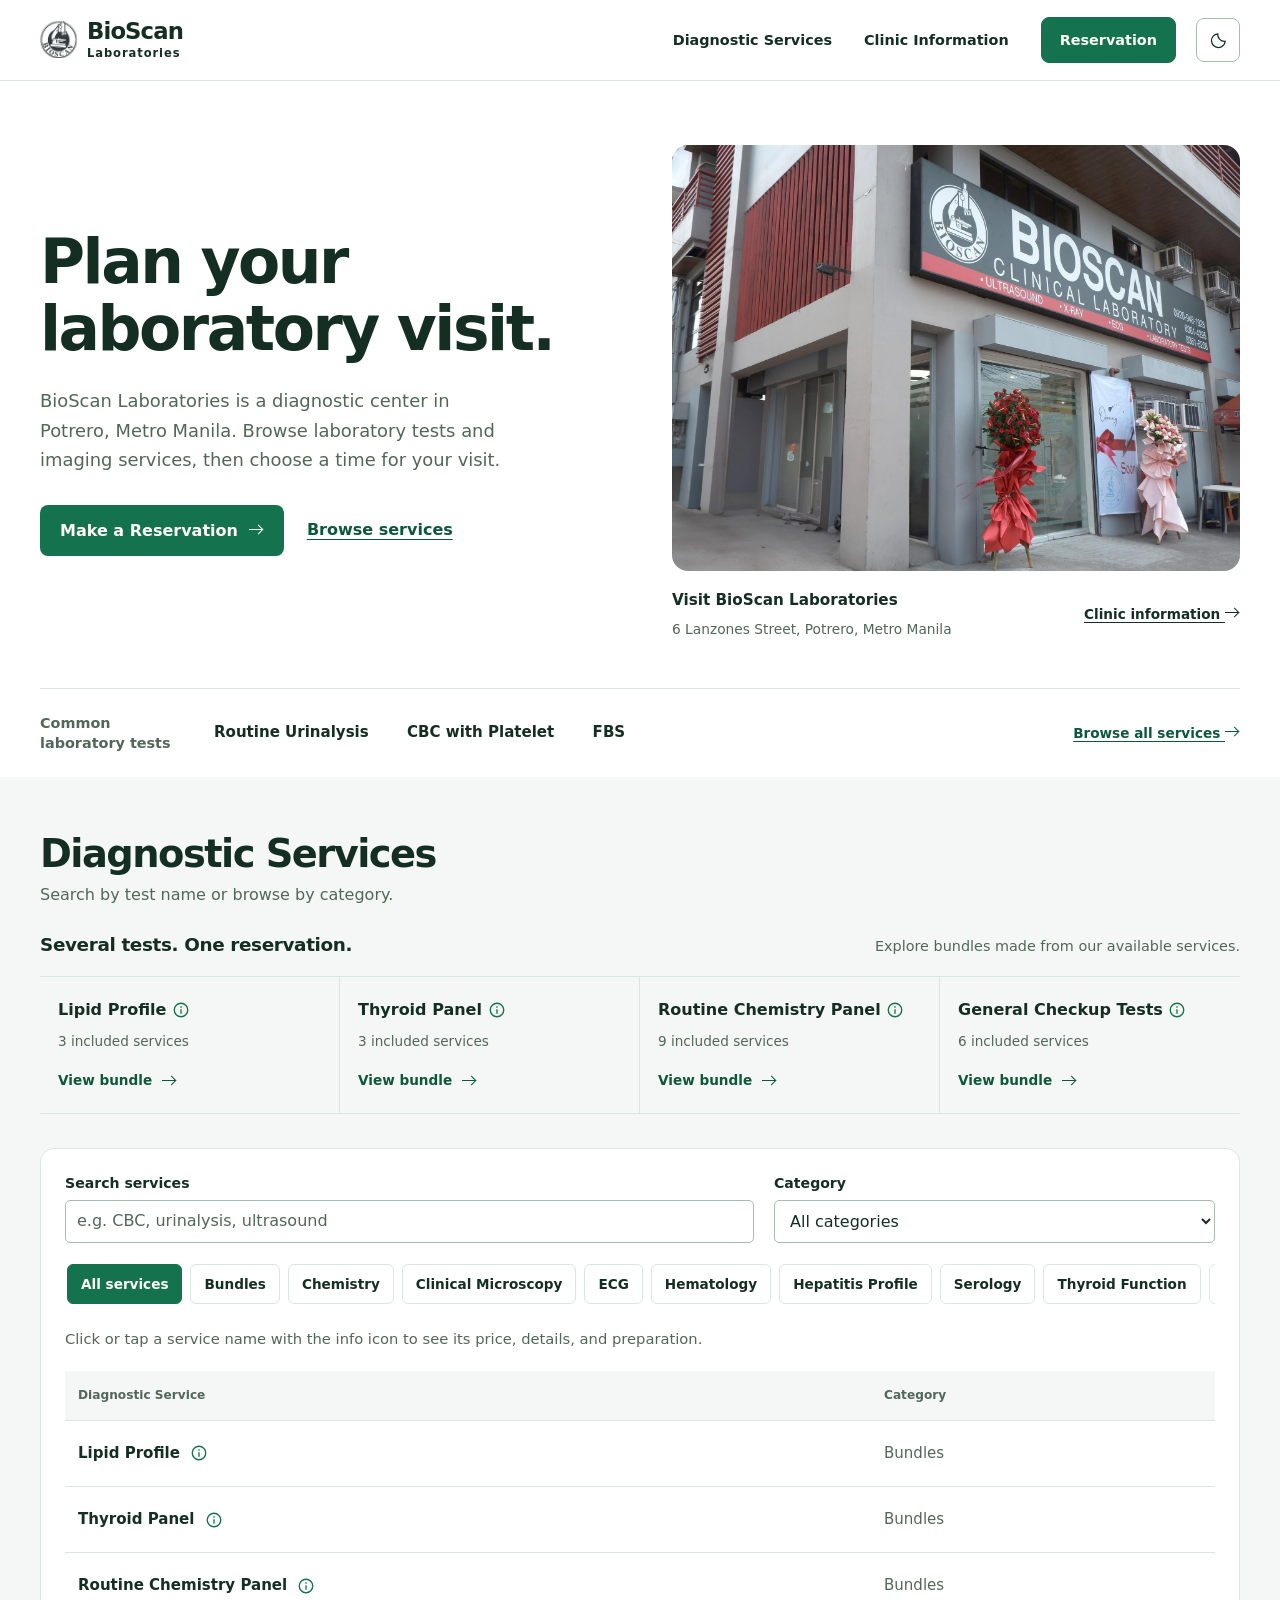
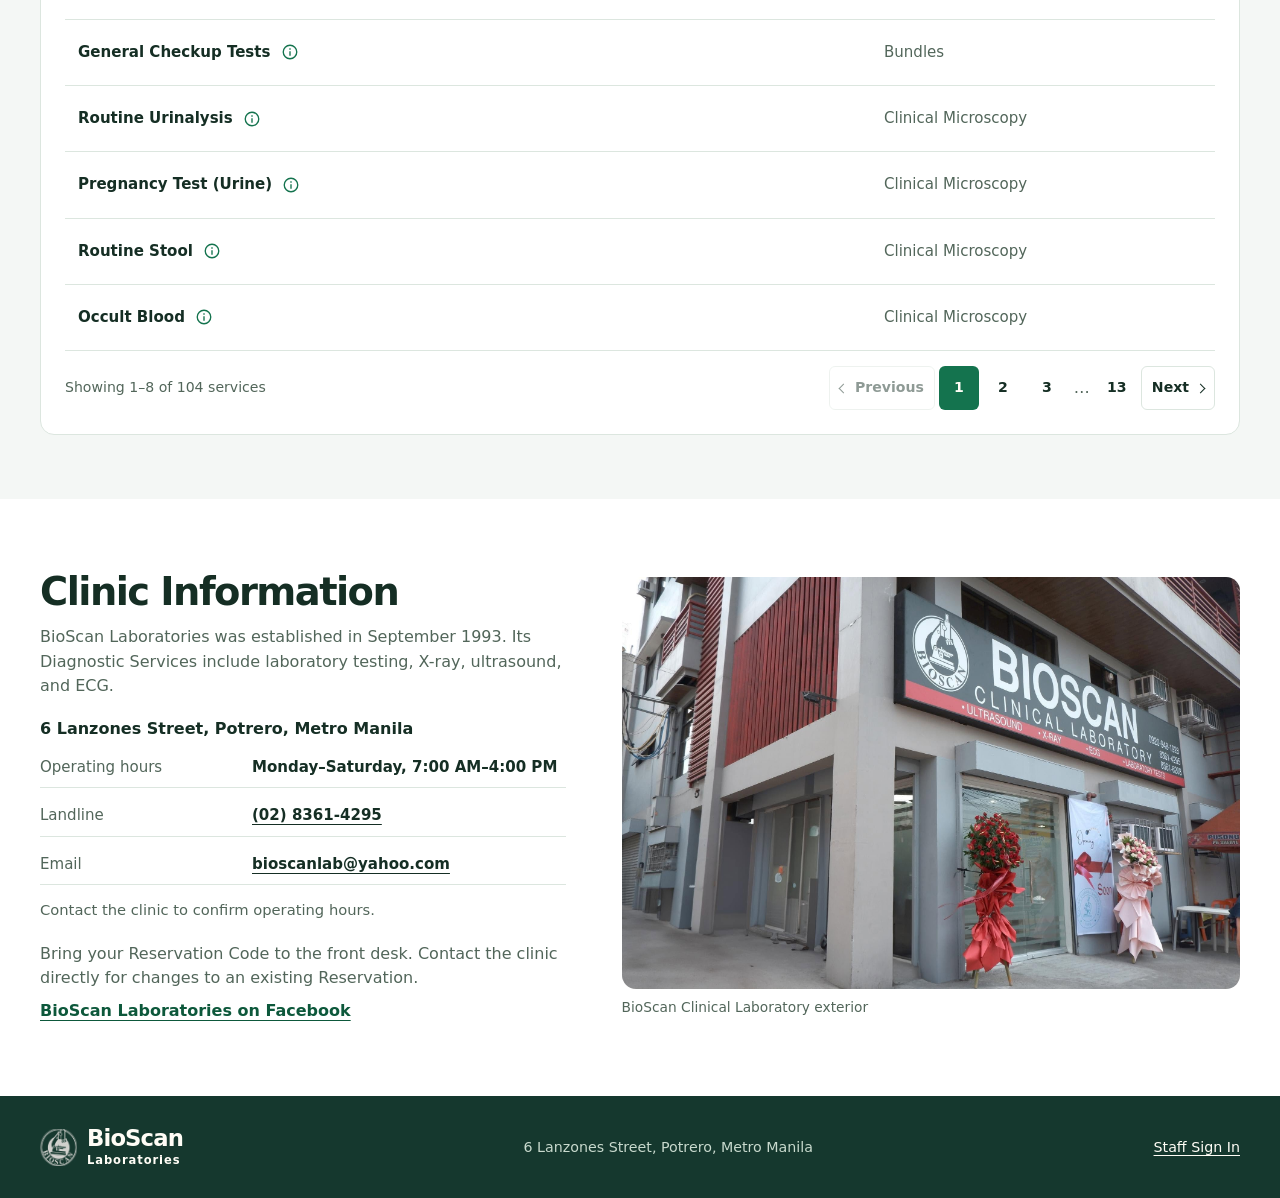
<file: index.html>
<!doctype html>
<html lang="en">
<head>
  <meta charset="utf-8">
  <meta name="viewport" content="width=device-width, initial-scale=1">
  <meta name="theme-color" content="#f8f6ef">
  <title>BioScan Laboratories | Diagnostic Services and Reservations</title>
  <script src="theme.js?v=20261117-booking"></script>
  <link rel="stylesheet" href="styles.css?v=20261117-booking">
  <script src="sample-data.js?v=20261117-booking" defer></script>
  <script src="data.js?v=20261117-booking" defer></script>
  <script src="service-info.js?v=20261117-booking" defer></script>
  <script src="public.js?v=20261117-booking" defer></script>
</head>
<body class="client-site home-page">
<a class="skip" href="#main">Skip to content</a>
<header class="public-header">
  <div class="wrap header-inner">
    <a class="brand" href="index.html" aria-label="BioScan Laboratories home"><span class="brand-logo" aria-hidden="true"><img src="assets/bioscan-logo.png" alt="" width="382" height="512"></span><span>BioScan<span class="brand-sub">Laboratories</span></span></a>
    <nav aria-label="Main navigation">
      <a href="#services">Diagnostic Services</a>
      <a href="#clinic">Clinic Information</a>
      <a class="nav-reservation" href="reservation.html">Reservation</a>
    </nav>
  </div>
</header>
<main id="main" tabindex="-1">
  <section class="hero wrap" aria-labelledby="hero-title">
    <div class="hero-intro">
      <h1 id="hero-title">Plan your<br class="desktop-break"> laboratory visit.</h1>
      <p>BioScan Laboratories is a diagnostic center in Potrero, Metro Manila. Browse laboratory tests and imaging services, then choose a time for your visit.</p>
      <div class="actions"><a class="button primary" href="reservation.html">Make a Reservation <span class="arrow" aria-hidden="true"></span></a><a class="text-link" href="#services">Browse services</a></div>
    </div>
    <figure class="hero-clinic">
      <img id="hero-clinic-photo" src="assets/bioscan-clinic-exterior.png" alt="BioScan Clinical Laboratory exterior" width="2048" height="1365" fetchpriority="high">
      <figcaption><strong>Visit BioScan Laboratories</strong><span data-clinic-address>6 Lanzones Street, Potrero, Metro Manila</span><a href="#clinic">Clinic information <span class="arrow" aria-hidden="true"></span></a></figcaption>
    </figure>
  </section>
  <section class="quick-tests wrap" aria-labelledby="common-tests-title"><h2 id="common-tests-title">Common laboratory tests</h2><ul id="featured" class="feature-list"></ul><a class="text-link" href="#services">Browse all services <span class="arrow" aria-hidden="true"></span></a></section>
  <section class="directory" id="services" aria-labelledby="services-title">
    <div class="wrap">
      <div class="section-heading">
        <h2 id="services-title">Diagnostic Services</h2>
        <p>Search by test name or browse by category.</p>
      </div>
      <section class="bundle-preview" aria-labelledby="bundles-title"><div class="bundle-preview-heading"><h3 id="bundles-title">Several tests. One reservation.</h3><p>Explore bundles made from our available services.</p></div><div id="featured-bundles" class="featured-bundles"></div></section>
      <div class="directory-body">
        <div class="search-tools">
          <label>Search services<input id="catalog-search" type="search" placeholder="e.g. CBC, urinalysis, ultrasound"></label>
          <label>Category<select id="catalog-category"></select></label>
        </div>
        <div id="category-shortcuts" class="category-shortcuts" role="group" aria-label="Browse service categories"></div>
        <p class="quiet">Click or tap a service name with the info icon to see its price, details, and preparation.</p>
        <div class="table-wrap"><table class="catalog-table"><thead><tr><th scope="col">Diagnostic Service</th><th scope="col">Category</th></tr></thead><tbody id="catalog-rows"></tbody></table></div>
        <section id="service-detail" class="service-detail" popover="manual" aria-label="Service details"><button type="button" class="button secondary small" id="close-service-detail">Close</button><h2 id="service-detail-title"></h2><div id="service-detail-body"></div></section>
        <div class="list-footer">
          <p id="catalog-count" role="status"></p>
          <nav id="catalog-pagination" class="catalog-pagination" aria-label="Diagnostic Services pages" hidden></nav>
        </div>
      </div>
    </div>
  </section>
  <section class="wrap clinic-section" id="clinic" aria-labelledby="clinic-title">
    <div class="clinic-copy">
      <h2 id="clinic-title">Clinic Information</h2>
      <p class="clinic-intro">BioScan Laboratories was established in September 1993. Its Diagnostic Services include laboratory testing, X-ray, ultrasound, and ECG.</p>
      <div id="clinic-details"></div>
      <p class="clinic-visit">Bring your Reservation Code to the front desk. Contact the clinic directly for changes to an existing Reservation.</p>
      <a class="text-link facebook-link" href="https://www.facebook.com/Bioscan92/">BioScan Laboratories on Facebook</a>
    </div>
    <div id="clinic-photos" class="facility-gallery" hidden></div>
  </section>
</main>
<footer class="public-footer"><div class="wrap footer-inner">
  <a class="brand footer-brand" href="index.html"><span class="brand-logo" aria-hidden="true"><img src="assets/bioscan-logo.png" alt="" width="382" height="512"></span><span>BioScan<span class="brand-sub">Laboratories</span></span></a>
  <span data-clinic-address>6 Lanzones Street, Potrero, Metro Manila</span><a href="staff.html">Staff Sign In</a>
</div></footer>
<div class="mobile-reserve"><a class="button primary" href="reservation.html">Make a Reservation <span class="arrow" aria-hidden="true"></span></a></div>
</body>
</html>
</file>
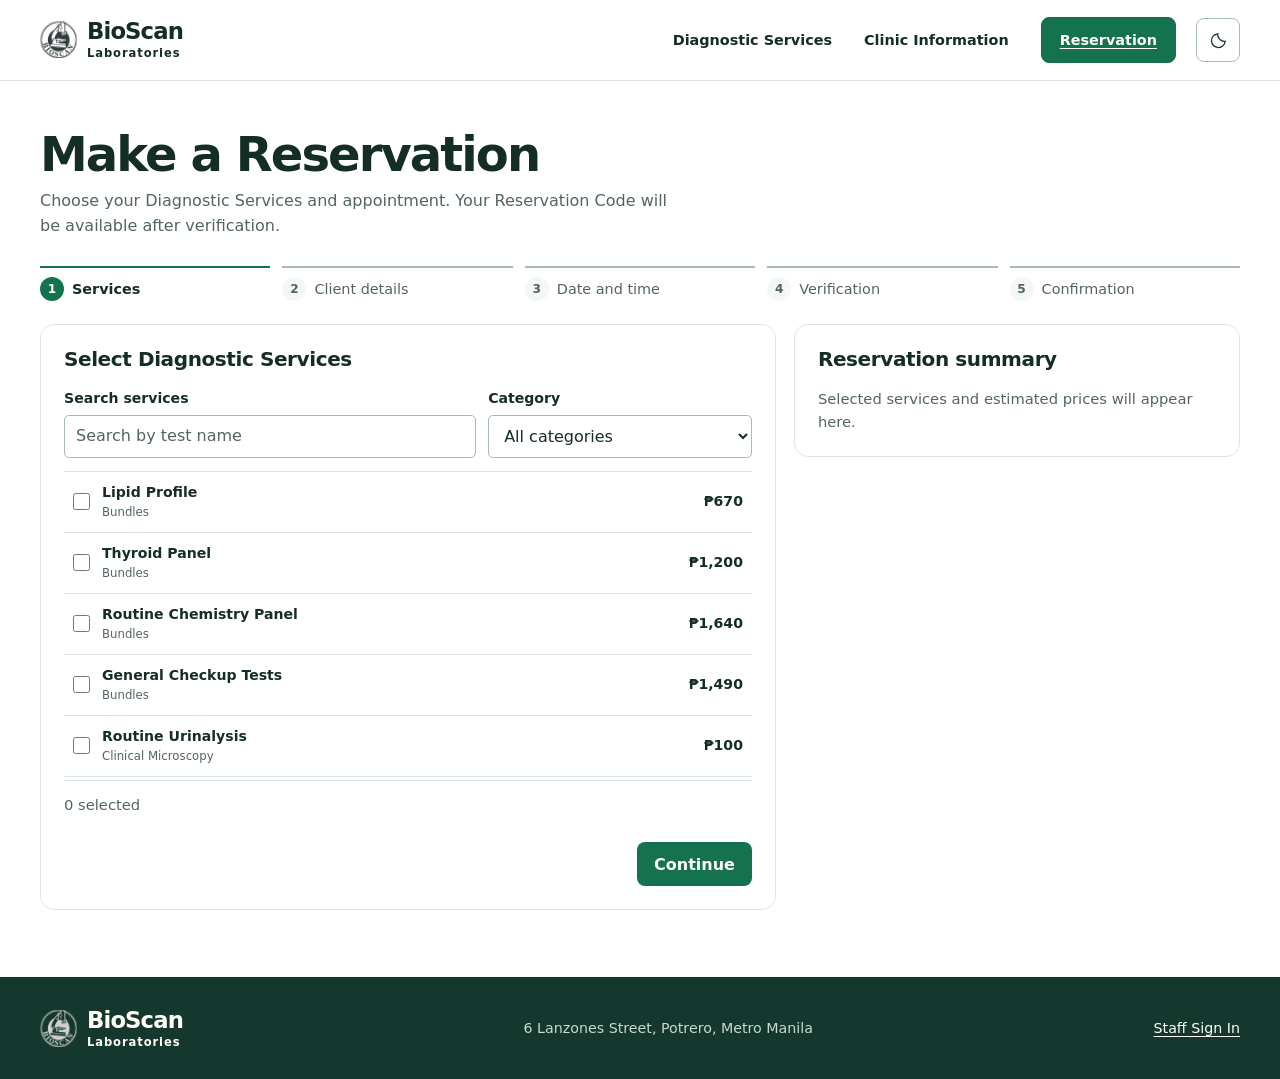
<file: reservation.html>
<!doctype html>
<html lang="en">
<head>
  <meta charset="utf-8">
  <meta name="viewport" content="width=device-width, initial-scale=1">
  <meta name="theme-color" content="#f8f6ef">
  <title>Reservation | BioScan Laboratories</title>
  <script src="theme.js?v=20261117-booking"></script>
  <link rel="stylesheet" href="styles.css?v=20261117-booking">
  <script src="sample-data.js?v=20261117-booking" defer></script>
  <script src="data.js?v=20261117-booking" defer></script>
  <script src="recovery.js?v=20261117-booking" defer></script>
  <script src="service-info.js?v=20261117-booking" defer></script>
  <script src="reservation.js?v=20261117-booking" defer></script>
</head>
<body class="client-site booking-page">
<a class="skip" href="#main">Skip to content</a>
<header class="public-header">
  <div class="wrap header-inner">
    <a class="brand" href="index.html" aria-label="BioScan Laboratories home"><span class="brand-logo" aria-hidden="true"><img src="assets/bioscan-logo.png" alt="" width="382" height="512"></span><span>BioScan<span class="brand-sub">Laboratories</span></span></a>
    <nav aria-label="Main navigation">
      <a href="index.html#services">Diagnostic Services</a>
      <a href="index.html#clinic">Clinic Information</a>
      <a class="nav-reservation" href="reservation.html" aria-current="page">Reservation</a>
    </nav>
  </div>
</header>
<main id="main" class="wrap reservation-page" tabindex="-1">
  <div class="section-heading"><h1>Make a Reservation</h1><p>Choose your Diagnostic Services and appointment. Your Reservation Code will be available after verification.</p></div>
  <ol class="stepper" id="steps" aria-label="Reservation progress">
    <li><span>1</span>Services</li><li><span>2</span>Client details</li><li><span>3</span>Date and time</li><li><span>4</span>Verification</li><li><span>5</span>Confirmation</li>
  </ol>
  <div class="reservation-grid">
    <section class="panel reservation-work" id="reservation-work" aria-label="Reservation step"></section>
    <aside class="panel reservation-summary" id="reservation-summary" aria-label="Reservation summary"></aside>
  </div>
</main>
<footer class="public-footer"><div class="wrap footer-inner">
  <a class="brand footer-brand" href="index.html"><span class="brand-logo" aria-hidden="true"><img src="assets/bioscan-logo.png" alt="" width="382" height="512"></span><span>BioScan<span class="brand-sub">Laboratories</span></span></a>
  <span id="reservation-footer-address">6 Lanzones Street, Potrero, Metro Manila</span><a href="staff.html">Staff Sign In</a>
</div></footer>
</body>
</html>
</file>
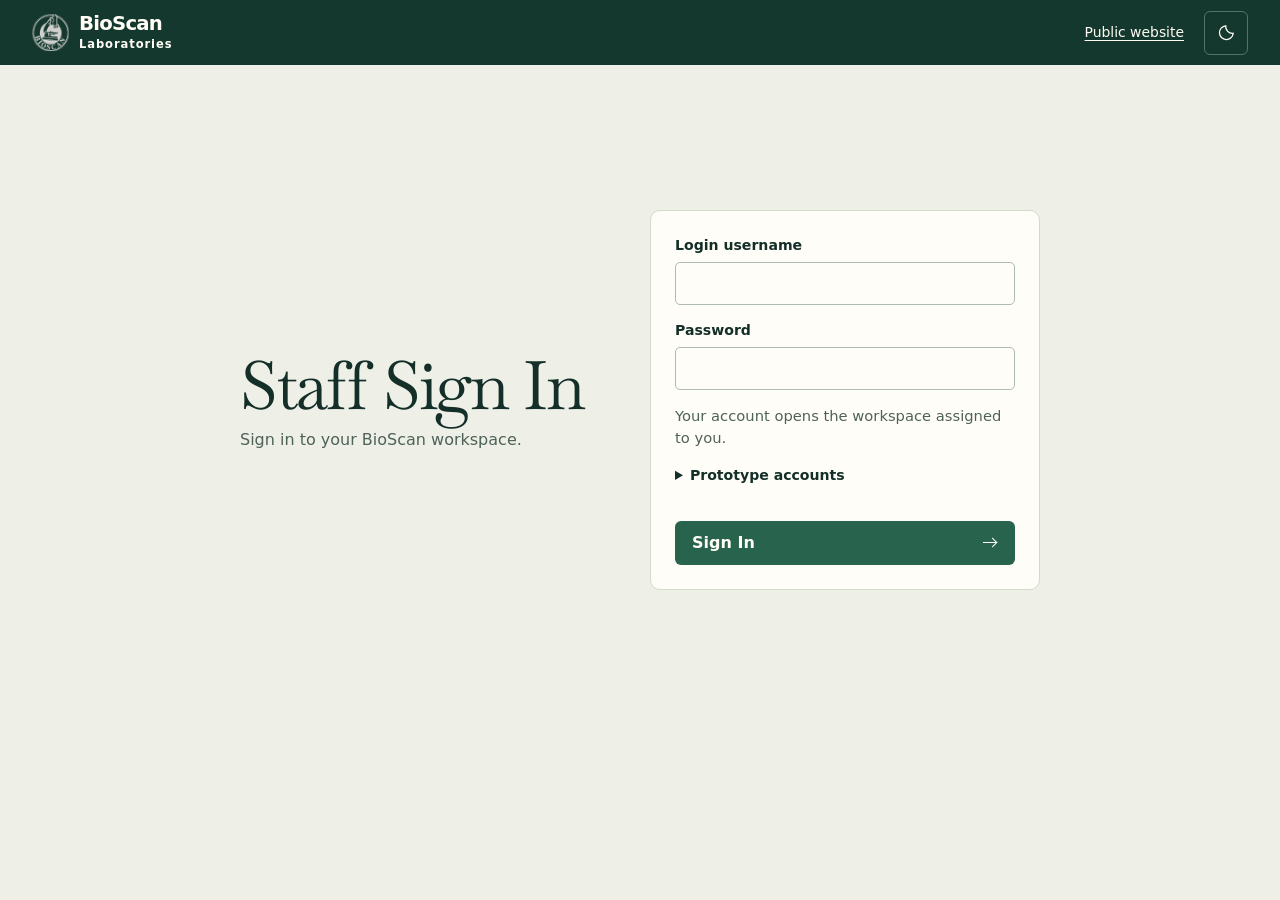
<file: staff.html>
<!doctype html>
<html lang="en">
<head>
  <meta charset="utf-8">
  <meta name="viewport" content="width=device-width, initial-scale=1">
  <meta name="theme-color" content="#f8f6ef">
  <title>Staff | BioScan Laboratories</title>
  <script src="theme.js?v=20261117-booking"></script>
  <link rel="stylesheet" href="styles.css?v=20261117-booking">
  <script src="sample-data.js?v=20261117-booking" defer></script>
  <script src="data.js?v=20261117-booking" defer></script>
  <script src="service-info.js?v=20261117-booking" defer></script>
  <script src="recovery.js?v=20261117-booking" defer></script>
  <script src="staff.js?v=20261117-booking" defer></script>
  <script src="medtech.js?v=20261117-booking" defer></script>
  <script src="catalog-admin.js?v=20261117-booking" defer></script>
  <script src="cashier.js?v=20261117-booking" defer></script>
  <script src="office.js?v=20261117-booking" defer></script>
  <script src="management.js?v=20261117-booking" defer></script>
</head>
<body class="staff-body">
<a class="skip" href="#main">Skip to content</a>
<header class="staff-header"><div class="staff-wrap header-inner">
  <a class="brand" href="index.html" aria-label="BioScan Laboratories home"><span class="brand-logo" aria-hidden="true"><img src="assets/bioscan-logo.png" alt="" width="382" height="512"></span><span>BioScan<span class="brand-sub">Laboratories</span></span></a>
  <div class="staff-account" id="staff-account"></div>
</div></header>
<main id="main" class="staff-wrap staff-main" tabindex="-1"><div id="staff-app"></div></main>
<dialog id="staff-dialog" aria-labelledby="dialog-title"></dialog>
<div id="receipt-print" class="receipt-print" aria-hidden="true"></div>
</body>
</html>
</file>
<file: styles.css>
/* BioScan shared palette, typography and controls */
[hidden] { display: none !important; }
@font-face {
  font-family: Baskervville;
  src: url("assets/baskervville-latin-400-normal.woff2") format("woff2");
  font-weight: 400;
  font-style: normal;
  font-display: swap;
}

:root {
  color-scheme: light;
  --paper: #f8f6ef;
  --surface: #fffdf7;
  --ground: #eeefe7;
  --ink: #142f28;
  --muted: #4e6258;
  --green: #28634e;
  --green-dark: #1e503f;
  --line: #d4dbcd;
  --line-strong: #aebbad;
  --tint: #e4eee3;
  --white: #fffdf6;
  --on-action: #fffdf6;
  --dark: #15382e;
  --dark-muted: #c8d9cd;
  --dark-line: #547366;
  --error: #8e3325;
  --hold: #f4edda;
  --hold-ink: #654b1f;
  --radius: 10px;
  --serif: Baskervville, Georgia, serif;
  --sans: "Segoe UI", system-ui, sans-serif;
  --container: 1180px;
}
*, *::before, *::after { box-sizing: border-box; }
html { scroll-padding-top: 20px; }
body { margin: 0; color: var(--ink); background: var(--paper); font: 16px/1.55 var(--sans); }
h1, h2, h3, p, dl, dd, ul, ol, fieldset { margin: 0; }
h1, h2, h3 { line-height: 1.12; }
h1, .section-heading h2, .clinic-section h2 { font-family: var(--serif); font-weight: 400; letter-spacing: -.035em; }
h1 { font-size: clamp(2.65rem, 5.5vw, 4.4rem); text-wrap: balance; }
h2 { font-size: 1.35rem; }
h3 { font-size: 1.03rem; }
a { color: inherit; text-underline-offset: .24em; }
a:hover { text-decoration-thickness: 2px; }
button, input, select, textarea { font: inherit; color: inherit; }
input, select, textarea { accent-color: var(--green); caret-color: var(--green); }
input::placeholder { color: var(--muted); opacity: 1; }
button, select { cursor: pointer; }
button:disabled { cursor: default; }
:focus-visible { outline: 3px solid #377b60; outline-offset: 3px; }
.staff-header :focus-visible, .visit-panel :focus-visible, .public-footer :focus-visible { outline-color: #b6e0c8; }
[tabindex="-1"]:focus:not(:focus-visible) { outline: 0; }
::selection { background: #c8e4cf; color: var(--ink); }
[hidden] { display: none !important; }
.numeric { text-align: right; font-variant-numeric: tabular-nums; white-space: nowrap; }
.quiet { color: var(--muted); font-size: .92rem; }
.wrap { width: min(var(--container), calc(100% - 80px)); margin-inline: auto; }
.staff-wrap { width: min(1320px, calc(100% - 64px)); margin-inline: auto; }
.skip { position: fixed; top: 8px; left: 8px; z-index: 10; padding: 10px 15px; color: var(--white); background: var(--dark); transform: translateY(-150%); }
.skip:focus { transform: translateY(0); }
.actions { display: flex; align-items: center; gap: 13px; flex-wrap: wrap; }
.button {
  display: inline-flex; align-items: center; justify-content: center; gap: 11px; min-height: 44px;
  padding: 9px 16px; border: 1px solid transparent; border-radius: 6px; line-height: 1.2; font-weight: 650;
  text-decoration: none; text-align: center;
}
.button:hover { text-decoration: none; }
.primary { background: var(--green); color: var(--on-action); }
.primary:not(:disabled):hover { background: var(--green-dark); }
.secondary { background: var(--surface); color: var(--ink); border-color: var(--line-strong); }
.secondary:not(:disabled):hover { background: var(--tint); border-color: var(--green); }
.button:disabled { background: var(--ground); color: var(--muted); border-color: var(--line); }
.button.small { min-height: 34px; padding: 6px 11px; font-size: .85rem; }
.text-link, .link-button { color: var(--green-dark); font-weight: 650; }
.link-button { border: 0; background: transparent; padding: 6px 0; text-decoration: underline; text-underline-offset: .23em; font-size: .9rem; }
.arrow { width: 15px; height: 12px; display: inline-block; position: relative; flex: none; }
.arrow::before, .arrow::after { content: ""; position: absolute; }
.arrow::before { width: 13px; top: 5px; left: 0; border-top: 1.5px solid currentColor; }
.arrow::after { width: 7px; height: 7px; border-top: 1.5px solid currentColor; border-right: 1.5px solid currentColor; transform: rotate(45deg); top: 2px; right: 2px; }
.pin { position: relative; width: 12px; height: 12px; border: 1.5px solid currentColor; border-radius: 50% 50% 50% 0; transform: rotate(-45deg); flex: none; margin-top: 4px; }
.pin::after { content: ""; position: absolute; inset: 3px; background: currentColor; border-radius: 50%; }
.panel { border: 1px solid var(--line); border-radius: var(--radius); background: var(--surface); min-width: 0; }
.message { color: var(--green-dark); font-size: .9rem; font-weight: 600; }
.message:empty { margin: 0; }
.message.error { color: var(--error); }
.notice { padding: 12px 14px; background: var(--tint); border-radius: 5px; font-size: .93rem; }
.notice.hold { display: grid; gap: 3px; background: var(--hold); color: var(--hold-ink); }
.status { display: inline-block; width: fit-content; padding: 3px 9px; border-radius: 99px; color: var(--muted); background: var(--ground); white-space: nowrap; font-size: .75rem; font-weight: 700; }
.status.good { background: var(--tint); color: var(--green-dark); }
.status.pending { background: var(--hold); color: var(--hold-ink); }
.status.muted { background: #f1e7df; color: #744938; }

label, legend { font-size: .88rem; font-weight: 650; }
label { display: grid; gap: 5px; min-width: 0; }
input:not([type="checkbox"], [type="radio"]), select, textarea {
  display: block; width: 100%; min-width: 0; min-height: 43px; padding: 8px 11px; background: var(--surface);
  border: 1px solid var(--line-strong); border-radius: 5px; font-size: 1rem; font-weight: 400;
}
textarea { resize: vertical; }
input[type="checkbox"], input[type="radio"] { width: 17px; height: 17px; margin: 0; }
.check-row { display: flex; align-items: flex-start; gap: 10px; font-weight: 500; }
.check-row input { margin-top: 3px; flex: none; }
.search-tools, .form-grid { display: grid; grid-template-columns: minmax(0, 1fr) minmax(0, .64fr); gap: 12px; }
.form-grid { grid-template-columns: repeat(2, minmax(0, 1fr)); gap: 16px; }
.date-field { max-width: 340px; }
.empty { padding: 18px 0; color: var(--muted); }
.table-wrap { max-width: 100%; overflow: auto; }
table { width: 100%; border-collapse: collapse; text-align: left; font-size: .94rem; }
th, td { padding: 12px 14px; border-bottom: 1px solid var(--line); vertical-align: middle; }
thead th { background: var(--ground); color: var(--muted); font-size: .76rem; font-weight: 700; }
tbody th { font-weight: 650; }
tbody small { display: block; color: var(--muted); font-weight: 400; }
th:first-child, td:first-child { padding-left: 13px; }
th:last-child, td:last-child { padding-right: 13px; }

/* Public site */
.public-header { border-bottom: 1px solid var(--line); }
.header-inner { min-height: 77px; display: flex; align-items: center; justify-content: space-between; gap: 20px; }
.brand { display: inline-flex; align-items: center; gap: 10px; width: fit-content; font-size: 1.42rem; font-weight: 750; line-height: .92; text-decoration: none; letter-spacing: -.038em; flex: none; }
.brand-sub { display: block; font-size: .72rem; font-weight: 600; letter-spacing: .08em; margin-top: 6px; }
.brand-mark { width: 33px; height: 33px; border: 1px solid currentColor; border-radius: 7px; position: relative; flex: none; }
.brand-mark::before, .brand-mark::after { content: ""; background: currentColor; position: absolute; border-radius: 1px; }
.brand-mark::before { width: 16px; height: 4px; left: 8px; top: 14px; }
.brand-mark::after { width: 4px; height: 16px; left: 14px; top: 8px; }
.public-header nav { display: flex; align-items: center; gap: clamp(12px, 3vw, 32px); font-size: .94rem; font-weight: 650; }
.public-header nav a { text-decoration: none; padding-block: 8px; }
.public-header nav a:hover, .public-header nav a[aria-current] { text-decoration: underline; }
.public-header .nav-reservation { border: 1px solid var(--line-strong); border-radius: 5px; padding-inline: 13px; }
.public-header .nav-reservation:hover { background: var(--tint); }

.hero { padding-block: clamp(48px, 7vw, 91px) clamp(48px, 6vw, 77px); display: grid; grid-template-columns: minmax(0, 1.4fr) minmax(320px, 1fr); gap: clamp(40px, 6vw, 88px); align-items: center; }
.hero h1 { font-size: clamp(3.15rem, 6.8vw, 6rem); line-height: .99; text-wrap: pretty; }
.hero-intro p { margin-top: 24px; max-width: 47ch; font-size: clamp(1.06rem, 1.6vw, 1.23rem); color: var(--muted); }
.hero-intro .actions { margin-top: 28px; gap: 23px; }
.hero-intro .button { padding: 13px 19px; min-height: 51px; }
.visit-panel { border-radius: var(--radius); background: var(--dark); color: var(--white); overflow: hidden; }
.visit-content { padding: 29px 29px 25px; }
.visit-content h2 { font-family: var(--serif); font-weight: 400; font-size: clamp(1.38rem, 2.1vw, 1.83rem); letter-spacing: -.02em; }
.feature-list { list-style: none; padding: 0; margin-top: 18px; }
.feature-list li { display: flex; justify-content: space-between; align-items: baseline; gap: 15px; padding: 11px 0; border-top: 1px solid var(--dark-line); }
.feature-list strong { font-variant-numeric: tabular-nums; font-weight: 650; }
.visit-link { display: inline-flex; align-items: center; gap: 9px; margin-top: 12px; color: var(--dark-muted); font-size: .87rem; font-weight: 650; }
.visit-location { padding: 15px 29px; display: flex; align-items: flex-start; gap: 12px; border-top: 1px solid var(--dark-line); color: var(--dark-muted); font-size: .88rem; line-height: 1.35; }

.directory { background: var(--ground); border-block: 1px solid var(--line); padding-block: 52px 58px; }
.section-heading { margin-bottom: 23px; }
.section-heading h2, .clinic-section h2 { font-size: clamp(2.25rem, 4vw, 3.4rem); }
.section-heading p { margin-top: 8px; color: var(--muted); max-width: 64ch; }
.directory-body { background: var(--surface); border: 1px solid var(--line); border-radius: var(--radius); padding: 19px; }
.directory-body .search-tools { margin-bottom: 17px; }
.catalog-table { table-layout: fixed; }
.catalog-table th, .catalog-table td { padding-block: 10px; }
.catalog-table thead th:first-child { width: 52%; }
.catalog-table thead th:last-child { width: 105px; }
.catalog-table tbody th { overflow-wrap: anywhere; }
.catalog-table td:nth-child(2) { color: var(--muted); }
.catalog-table tbody small { display: none; }
.list-footer { display: flex; align-items: center; justify-content: space-between; gap: 12px; padding-top: 15px; }
.list-footer p { font-size: .88rem; color: var(--muted); font-variant-numeric: tabular-nums; }
.catalog-pagination { display: flex; align-items: center; gap: 4px; }
.catalog-pagination button {
  display: inline-flex; align-items: center; justify-content: center; gap: 8px; min-height: 44px;
  border: 1px solid transparent; border-radius: 6px; background: transparent;
  font-size: .88rem; font-weight: 650; font-variant-numeric: tabular-nums;
}
.catalog-pagination button:not(:disabled, [aria-current]):hover { background: var(--tint); }
.catalog-pagination button[aria-current] { background: var(--green); color: var(--on-action); }
.catalog-pagination button:disabled { opacity: .48; }
.catalog-pagination .page-number { min-width: 40px; padding-inline: 5px; }
.catalog-pagination .page-direction { padding-inline: 10px; border-color: var(--line); }
.page-chevron { width: 7px; height: 7px; border: solid currentColor; border-width: 1.5px 1.5px 0 0; transform: rotate(45deg); }
.page-chevron.previous { transform: rotate(-135deg); }
.catalog-ellipsis { padding-inline: 3px; color: var(--muted); }

.clinic-section {
  display: grid; grid-template-columns: minmax(0, .85fr) minmax(0, 1fr);
  align-items: center; gap: clamp(24px, 4vw, 56px); padding-block: 66px;
}
.clinic-section:has(#clinic-photos[hidden]) { grid-template-columns: minmax(0, 1fr); }
.clinic-copy { max-width: 60ch; }
.clinic-copy p { color: var(--muted); }
.clinic-intro { margin-top: 12px; }
.clinic-section address { font-style: normal; font-weight: 650; margin-block: 18px 6px; }
.clinic-copy .detail-list > div { grid-template-columns: minmax(0, 1fr) minmax(0, 1.6fr); }
.clinic-visit { margin-top: 20px; }
.clinic-section .facebook-link { display: inline-block; margin-top: 8px; }
.facility-gallery .facility-grid { margin: 0; }
.facility-gallery .facility-grid > figure:only-child { grid-column: 1 / -1; }
.facility-gallery .facility-grid img { display: block; height: auto; aspect-ratio: 3 / 2; }
.facility-gallery .facility-grid figcaption { margin: 8px 0 0; color: var(--muted); }
.public-footer { background: var(--dark); color: var(--white); }
.footer-inner { min-height: 102px; display: flex; align-items: center; justify-content: space-between; gap: 24px; font-size: .89rem; }
.footer-inner > span { color: var(--dark-muted); }

.reservation-page { padding-block: 48px 67px; min-height: 74vh; }
.reservation-page .section-heading { margin-bottom: 26px; }
.stepper { display: grid; grid-template-columns: repeat(5, minmax(0, 1fr)); list-style: none; padding: 0; gap: 12px; margin-bottom: 23px; }
.stepper li { border-top: 2px solid var(--line-strong); padding-top: 9px; display: flex; gap: 8px; align-items: center; color: var(--muted); font-size: .9rem; }
.stepper li span { width: 24px; height: 24px; display: grid; place-items: center; background: var(--ground); border-radius: 50%; font-size: .76rem; font-weight: 700; flex: none; }
.stepper li[aria-current], .stepper li.finished { border-top-color: var(--green); }
.stepper li[aria-current] { color: var(--ink); font-weight: 750; }
.stepper li[aria-current] span { color: var(--on-action); background: var(--green); }
.stepper li.finished span { color: var(--green-dark); background: var(--tint); }
.reservation-grid { display: grid; grid-template-columns: minmax(0, 1.65fr) minmax(250px, 1fr); gap: 18px; align-items: start; }
.reservation-work, .reservation-summary { padding: 23px; }
.reservation-work > h2, .reservation-summary h2 { margin-bottom: 17px; }
.reservation-work > p { margin-bottom: 14px; }
.reservation-work form { display: grid; gap: 13px; }
.reservation-work form > .link-button { justify-self: start; }
.pick-list { max-height: 310px; overflow: auto; border-block: 1px solid var(--line); }
.pick-row { display: grid; grid-template-columns: 18px minmax(0, 1fr) auto; align-items: center; gap: 11px; padding: 10px 9px; min-height: 52px; border-bottom: 1px solid var(--line); cursor: pointer; }
.pick-row:last-child { border-bottom: 0; }
.pick-row:has(input:checked), .pick-row:hover { background: var(--tint); }
.pick-row:focus-within { outline: 2px solid var(--green); outline-offset: -2px; }
.pick-row strong { display: block; }
.pick-row small { display: block; color: var(--muted); font-weight: 400; }
.step-actions { display: flex; justify-content: flex-end; gap: 10px; }
.summary-list { list-style: none; padding: 0; font-size: .92rem; }
.summary-list li, .summary-total { display: flex; justify-content: space-between; gap: 12px; padding-block: 7px; }
.summary-list strong, .summary-total strong { white-space: nowrap; font-variant-numeric: tabular-nums; }
.summary-total, .summary-appointment { border-top: 1px solid var(--line); margin-top: 9px; padding-top: 11px; }
.summary-appointment dt { font-size: .8rem; font-weight: 700; color: var(--muted); }
.summary-appointment dd { margin-top: 4px; }
.slot-field { padding: 0; border: 0; min-width: 0; }
.slot-field legend { margin-bottom: 9px; }
.slot-grid { display: grid; grid-template-columns: repeat(4, minmax(0, 1fr)); gap: 8px; }
.slot-option { position: relative; cursor: pointer; }
.slot-option input { position: absolute; opacity: 0; }
.slot-option span { display: grid; place-content: center; text-align: center; min-height: 44px; padding: 6px; border: 1px solid var(--line-strong); border-radius: 5px; font-variant-numeric: tabular-nums; }
.slot-option input:checked + span { color: var(--on-action); background: var(--green); border-color: var(--green); }
.slot-option input:focus-visible + span { outline: 3px solid var(--green); outline-offset: 2px; }
.slot-option input:disabled + span { color: var(--muted); background: var(--ground); cursor: default; }
.slot-option small { font-weight: 400; }
.code-sheet { display: grid; grid-template-columns: minmax(0, 1fr) auto; gap: 4px 10px; background: var(--tint); border-radius: 6px; padding: 15px; margin-block: 17px; }
.code-sheet span { font-size: .85rem; font-weight: 650; grid-column: 1 / -1; }
.code-sheet strong { font: 650 clamp(1.2rem, 3vw, 1.72rem)/1.2 var(--sans); align-self: center; overflow-wrap: anywhere; font-variant-numeric: tabular-nums; letter-spacing: .03em; }
.detail-list { display: grid; gap: 8px; margin-bottom: 14px; font-size: .94rem; }
.detail-list > div { display: grid; grid-template-columns: minmax(0, .9fr) minmax(0, 1fr); gap: 11px; padding-block: 8px; border-bottom: 1px solid var(--line); }
.detail-list dt { color: var(--muted); }
.detail-list dd { overflow-wrap: anywhere; font-weight: 650; }

/* Staff workspaces */
.staff-body { background: var(--ground); }
.staff-header { background: var(--dark); color: var(--white); }
.staff-header .header-inner { min-height: 65px; }
.staff-header .brand { font-size: 1.23rem; }
.staff-account { display: flex; align-items: center; gap: 15px; font-size: .87rem; }
.account-role { color: var(--dark-muted); font-weight: 650; }
.staff-switch { color: var(--white); background: transparent; border-color: var(--dark-line); }
.staff-switch:hover { background: var(--green-dark); }
.staff-main { padding-block: 27px 42px; }
.staff-main h1 { font-size: clamp(2.15rem, 4.5vw, 3.2rem); }
.workspace-title { display: flex; justify-content: space-between; align-items: end; gap: 14px; margin-bottom: 16px; }
.workspace-title p, .sign-in-intro p { color: var(--muted); margin-top: 5px; }
.sign-in-layout { display: grid; grid-template-columns: minmax(0, 1fr) minmax(295px, 390px); align-items: center; gap: 30px; max-width: 800px; margin: clamp(45px, 10vw, 118px) auto; }
.sign-in-intro h1 { font-size: clamp(2.8rem, 6vw, 4.2rem); }
.sign-in-form { padding: 24px; display: grid; gap: 15px; }
.sign-in-form .button { margin-top: 4px; justify-content: space-between; }
.desk-message:not(:empty) { margin-bottom: 12px; }
.pos-grid { display: grid; grid-template-columns: minmax(0, 1.3fr) minmax(330px, 1fr); gap: 16px; align-items: stretch; }
.pos-services, .sale-panel { padding: 16px; }
.panel-head { display: flex; align-items: center; justify-content: space-between; gap: 10px; margin-bottom: 13px; }
.panel-head p { color: var(--muted); font-size: .86rem; margin-top: 4px; }
.pos-catalog { margin-top: 12px; max-height: min(55vh, 490px); min-height: 185px; overflow: auto; border-bottom: 1px solid var(--line); }
.pos-row { display: grid; grid-template-columns: minmax(0, 1fr) minmax(76px, auto) 64px; align-items: center; gap: 12px; padding: 7px 8px; min-height: 46px; border-bottom: 1px solid var(--line); font-size: .9rem; }
.pos-row:last-child { border-bottom: 0; }
.pos-row strong, .pos-row small { display: block; }
.pos-row strong { font-weight: 650; }
.pos-row small { color: var(--muted); }
.pos-row .button { justify-self: end; min-width: 51px; }
.pos-table-head { position: sticky; top: 0; z-index: 1; min-height: 33px; background: var(--ground); color: var(--muted); font-size: .76rem; font-weight: 700; }
.sale-panel { display: flex; flex-direction: column; min-height: 410px; }
.sale-empty { flex: 1; display: grid; align-content: center; min-height: 125px; padding-block: 20px; border-top: 1px solid var(--line); }
.sale-empty p { margin-top: 6px; color: var(--muted); max-width: 38ch; font-size: .92rem; }
.sale-client { display: flex; flex-direction: column; gap: 3px; padding-block: 10px; border-block: 1px solid var(--line); overflow-wrap: anywhere; }
.sale-client span { color: var(--muted); font-size: .83rem; }
.sale-lines { min-height: 68px; max-height: 240px; overflow: auto; }
.sale-lines > p { padding: 10px 0; }
.sale-line { display: grid; grid-template-columns: minmax(0, 1fr) auto auto; gap: 9px; align-items: baseline; padding-block: 8px; border-bottom: 1px solid var(--line); font-size: .89rem; }
.sale-line .remove-item { padding: 4px; font-size: .75rem; }
.sale-panel .notice { margin-top: 11px; }
.discount-field { margin-top: 10px; margin-bottom: 13px; }
.sale-bottom { display: grid; gap: 8px; margin-top: auto; padding-top: 10px; }
.totals > div { display: flex; justify-content: space-between; gap: 10px; padding-block: 3px; font-size: .88rem; }
.totals dd { white-space: nowrap; font-variant-numeric: tabular-nums; }
.amount-due { display: flex; justify-content: space-between; align-items: baseline; gap: 12px; background: var(--tint); border-radius: 6px; padding: 10px 12px; font-weight: 650; }
.amount-due strong { font-size: clamp(1.5rem, 3vw, 2.13rem); letter-spacing: -.035em; line-height: 1.1; font-variant-numeric: tabular-nums; }
.sale-bottom .primary { justify-content: space-between; }

dialog { width: min(540px, calc(100% - 30px)); max-height: calc(100% - 30px); padding: 20px; border: 1px solid var(--line); border-radius: var(--radius); color: var(--ink); background: var(--surface); box-shadow: 0 12px 32px #142f2829; }
dialog::backdrop { background: #102b23a6; }
.dialog-title { display: flex; justify-content: space-between; align-items: flex-start; gap: 16px; padding-bottom: 14px; border-bottom: 1px solid var(--line); margin-bottom: 15px; }
.dialog-title h2 { align-self: center; }
dialog form, #payment-fields { display: grid; gap: 13px; }
dialog form .actions { justify-content: flex-end; }
.checkout-due { background: var(--tint); border-radius: 5px; padding: 11px 14px; display: flex; justify-content: space-between; align-items: baseline; }
.checkout-due strong { font-size: 1.65rem; line-height: 1.15; font-variant-numeric: tabular-nums; }
.profile-results { display: grid; gap: 8px; }
.profile-result { display: grid; gap: 2px; text-align: left; padding: 8px 12px; background: var(--surface); border: 1px solid var(--line-strong); border-radius: 5px; }
.profile-result:hover { background: var(--tint); }
.profile-result span { color: var(--muted); font-size: .86rem; }

.management-grid { display: grid; grid-template-columns: 225px minmax(0, 1fr); gap: 15px; align-items: start; }
.management-nav { padding: 7px; display: grid; gap: 3px; }
.management-nav button { text-align: left; border: 0; background: transparent; border-radius: 5px; padding: 9px 10px; line-height: 1.3; font-size: .9rem; }
.management-nav button:hover, .management-nav button[aria-current] { background: var(--tint); }
.management-nav button[aria-current] { font-weight: 750; color: var(--green-dark); }
.management-content { padding: 19px; }
.management-content h2 { margin-bottom: 8px; }
.management-content .message:not(:empty) { margin-bottom: 8px; }
.section-note { margin-bottom: 12px; }
.queue-label { padding: 8px 12px; background: var(--tint); border-radius: 5px; font-size: .88rem; }
.management-subhead { margin-block: 18px 8px; }
.management-table { max-height: 480px; }
.management-table thead th { position: sticky; top: 0; }
.management-content .date-field { margin-bottom: 13px; }
.inline-actions { display: flex; gap: 8px; align-items: center; flex-wrap: wrap; }
.service-admin-tools { display: flex; flex-wrap: wrap; align-items: end; gap: 11px; margin-bottom: 12px; }
.service-admin-tools label { min-width: min(230px, 100%); }
.receipt-print { display: none; }
.receipt { padding: 13px; margin-bottom: 12px; border: 1px solid var(--line); background: var(--white); font-size: .85rem; overflow-wrap: anywhere; }
.receipt header { text-align: center; margin-bottom: 11px; }
.receipt header strong { font-size: 1rem; }
.receipt h3 { margin-top: 4px; font-size: .95rem; }
.receipt .reprint { font-weight: 750; margin-top: 4px; }
.receipt dl > div, .receipt li { display: grid; grid-template-columns: minmax(0, 1fr) minmax(0, 1fr); gap: 9px; padding-block: 2px; }
.receipt dd, .receipt li strong { text-align: right; font-variant-numeric: tabular-nums; }
.receipt ul { list-style: none; border-block: 1px solid var(--line-strong); padding: 6px 0; margin-block: 7px; }

@media (max-width: 850px) {
  .wrap, .staff-wrap { width: calc(100% - 42px); }
  .hero { grid-template-columns: minmax(0, 1.12fr) minmax(0, 1fr); gap: 24px; }
  .hero h1 { font-size: clamp(2.9rem, 7.5vw, 5rem); }
  .visit-content { padding: 21px; }
  .visit-location { padding-inline: 21px; }
  .pos-grid { grid-template-columns: minmax(0, 1fr); }
  .sale-panel { min-height: 0; }
  .pos-catalog { max-height: 325px; }
  .management-grid { grid-template-columns: 185px minmax(0, 1fr); }
}
@media (max-width: 760px) {
  .clinic-section { grid-template-columns: 1fr; gap: 24px; }
}
@media (max-width: 620px) {
  .wrap, .staff-wrap { width: calc(100% - 32px); }
  .public-header .header-inner { min-height: 0; flex-wrap: wrap; gap: 5px; padding-block: 13px 9px; }
  .public-header nav { width: 100%; justify-content: space-between; font-size: .83rem; gap: 5px; }
  .public-header .nav-reservation { padding-inline: 8px; }
  .public-header nav a { min-height: 38px; }
  .hero { grid-template-columns: 1fr; gap: 28px; padding-block: 35px 32px; }
  .hero h1 { font-size: clamp(3rem, 11.3vw, 4.2rem); }
  .desktop-break { display: none; }
  .hero-intro p { margin-top: 13px; }
  .hero-intro .actions { margin-top: 19px; gap: 13px; }
  .hero-intro .button { min-height: 47px; padding: 9px 12px; }
  .directory, .clinic-section { padding-block: 33px; }
  .directory-body { padding: 12px; }
  .catalog-table th:nth-child(2), .catalog-table td:nth-child(2) { display: none; }
  .catalog-table thead th:first-child { width: auto; }
  .catalog-table thead th:last-child { width: 86px; }
  .catalog-table tbody th, .catalog-table tbody td { padding-block: 8px; }
  .catalog-table tbody small { display: block; line-height: 1.35; }
  .list-footer { flex-direction: column; align-items: flex-start; gap: 8px; }
  .catalog-pagination .page-number, .catalog-pagination .page-direction { min-width: 36px; padding-inline: 4px; }
  .page-direction-label { display: none; }
  .footer-inner { align-items: flex-start; padding-block: 21px; flex-direction: column; gap: 10px; }
  .reservation-page { padding-block: 29px 40px; }
  .reservation-grid, .sign-in-layout, .management-grid { grid-template-columns: 1fr; }
  .stepper { grid-template-columns: .82fr .95fr 1.02fr 1.08fr 1.23fr; gap: 4px; }
  .stepper li { align-items: flex-start; flex-direction: column; gap: 4px; line-height: 1.15; font-size: .7rem; letter-spacing: -.018em; }
  .reservation-work, .reservation-summary, .management-content { padding: 14px; }
  .stepper li span { width: 20px; height: 20px; }
  .slot-grid { grid-template-columns: repeat(3, minmax(0, 1fr)); }
  .pick-list { max-height: 252px; }
  .staff-account { gap: 8px; text-align: right; }
  .staff-account .account-role { max-width: 110px; font-size: .75rem; }
  .staff-header .header-inner { gap: 9px; }
  .staff-header .brand { gap: 6px; }
  .staff-switch { max-width: 103px; }
  .workspace-title { align-items: flex-start; flex-direction: column; }
  .desk-actions { gap: 8px; }
  .pos-services, .sale-panel { padding: 12px; }
  .pos-row { gap: 6px; grid-template-columns: minmax(0, 1fr) auto 57px; }
  .management-nav { grid-template-columns: repeat(2, minmax(0, 1fr)); }
}
@media (max-width: 360px) {
  .catalog-pagination { gap: 3px; }
  .catalog-ellipsis { display: none; }
  .catalog-pagination .page-number, .catalog-pagination .page-direction { min-width: 34px; }
}
@media (max-width: 390px) {
  .search-tools { grid-template-columns: 1fr; }
  .form-grid { grid-template-columns: 1fr; gap: 10px; }
  .staff-account .account-role { max-width: 84px; overflow-wrap: anywhere; }
  .staff-switch { max-width: 86px; padding: 5px 7px; font-size: .76rem; }
}
@media print {
  @page { margin: 10mm; }
  body.staff-body { background: white; color: black; }
  .staff-body > :not(#receipt-print), dialog::backdrop { display: none !important; }
  #receipt-print { display: block; width: 100%; }
  #receipt-print .receipt { width: min(72mm, 100%); margin: 0 auto; padding: 0; border: 0; background: white; color: black; }
}


/* Clinic mark and daily net sales */
.brand-logo {
  position: relative;
  display: block;
  width: 37px;
  height: 37px;
  flex: none;
  overflow: hidden;
  mix-blend-mode: multiply;
}
.brand-logo img { position: absolute; top: 50%; left: 50%; width: 118%; height: auto; transform: translate(-50%, -50%); }
.staff-header .brand-logo, .public-footer .brand-logo { mix-blend-mode: screen; filter: invert(1); }
.tool-heading { display: flex; flex-wrap: wrap; gap: 10px 15px; align-items: center; justify-content: space-between; margin-bottom: 12px; }
.tool-heading .section-note { margin-bottom: 0; }
.coupon-services { min-width: 0; padding: 8px; border: 1px solid var(--line); border-radius: 6px; }
.coupon-services > div { max-height: 145px; overflow: auto; display: grid; gap: 6px; padding: 8px 7px 4px; }
.report-chart { --chart-wallet: #698a78; margin: 0 0 18px; padding: 15px; border: 1px solid var(--line); border-radius: 8px; }
.chart-heading { display: flex; flex-wrap: wrap; gap: 8px 15px; justify-content: space-between; align-items: flex-start; }
.chart-heading p { color: var(--muted); font-size: .85rem; margin-top: 4px; }
.chart-legend { display: flex; flex-wrap: wrap; gap: 11px; font-size: .8rem; }
.chart-legend span::before { content: ""; display: inline-block; width: 10px; height: 10px; border-radius: 2px; background: var(--green); margin-right: 5px; }
.chart-legend span:last-child::before { background: var(--chart-wallet); }
.chart-grid { --chart-height: 144px; display: grid; grid-template-columns: auto minmax(0, 1fr); gap: 7px; margin-top: 19px; }
.chart-axis {
  height: var(--chart-height);
  display: flex;
  flex-direction: column;
  justify-content: space-between;
  text-align: right;
  color: var(--muted);
  font-size: .73rem;
  font-variant-numeric: tabular-nums;
  transform: translateY(-.365rem);
}
.chart-axis span { line-height: 1; transform: translateY(.365rem); }
.chart-axis span:first-child { transform: none; }
.chart-axis span:last-child { transform: translateY(.73rem); }
.chart-bars { display: flex; gap: clamp(2px, .38vw, 6px); position: relative; }
.chart-bars::before {
  content: "";
  position: absolute;
  inset: 0 0 auto;
  height: var(--chart-height);
  border-block: 1px solid var(--line);
  pointer-events: none;
  background: repeating-linear-gradient(to top, transparent 0, transparent calc(25% - 1px), var(--line) calc(25% - 1px), var(--line) 25%);
}
.chart-day { flex: 1; min-width: 0; display: grid; grid-template-rows: var(--chart-height) 19px; gap: 4px; justify-items: center; }
.chart-column { display: flex; flex-direction: column-reverse; width: min(100%, 32px); position: relative; }
.chart-column span { display: block; }
.chart-cash { background: var(--green); }
.chart-wallet { background: var(--chart-wallet); }
.chart-date { color: var(--muted); font-size: .72rem; line-height: 1; }
.report-chart details { margin-top: 7px; }
.report-chart summary { color: var(--green-dark); cursor: pointer; font-size: .88rem; font-weight: 650; }
.report-chart details .table-wrap { margin-top: 9px; }
@media (max-width: 620px) {
  .brand-logo { width: 32px; height: 32px; }
  .report-chart { padding: 11px; }
  .chart-grid { --chart-height: 115px; }
  .chart-axis { font-size: .69rem; }
}

.database-status-grid {
  display: grid;
  grid-template-columns: repeat(3, minmax(0, 1fr));
  gap: 10px;
  margin-bottom: 16px;
}
.database-status-grid > div {
  display: flex;
  flex-wrap: wrap;
  align-items: center;
  justify-content: space-between;
  gap: 8px;
  padding: 12px;
  border: 1px solid var(--line);
  border-radius: 6px;
}
.database-status-grid h3 { font-size: .92rem; }
.recovery-section { border-top: 1px solid var(--line); padding-top: 14px; margin-top: 14px; }
.recovery-section .tool-heading { align-items: flex-start; }
.recovery-section .detail-list { margin-top: 8px; margin-bottom: 0; }
.recovery-section > .quiet { margin: 4px 0; }
.recovery-section label { min-width: 195px; }
.recovery-active { margin: 0; }
.recovery-review { padding: 14px; background: var(--tint); border: 1px solid var(--line); border-radius: 6px; }
.recovery-review > .button { margin-top: 9px; }
.recovery-review details { margin-top: 8px; }
.recovery-review summary { cursor: pointer; font-weight: 650; }
.recovery-review details .table-wrap { margin-top: 8px; }
#cashier-database-status { margin-bottom: 12px; }
@media (max-width: 620px) {
  .database-status-grid { grid-template-columns: 1fr; }
  .recovery-section label { min-width: 0; width: 100%; }
}

.facility-grid { display: grid; grid-template-columns: repeat(2, minmax(0, 1fr)); gap: 12px; margin: 12px 0; }
.facility-grid figure { margin: 0; }
.facility-grid img { width: 100%; aspect-ratio: 4 / 3; object-fit: cover; border: 1px solid var(--line); border-radius: 6px; }
.facility-grid figcaption { font-size: .86rem; margin-bottom: 6px; }
.history-list { margin: 5px 0 12px; padding-left: 19px; }
.history-list li { margin: 3px 0; }
.service-name { appearance: none; border: 0; background: transparent; padding: 6px 0; font-weight: 650; text-align: left; cursor: pointer; text-decoration: underline; text-underline-offset: .24em; text-decoration-color: var(--line-strong); }
.service-name:hover, .service-name[aria-expanded="true"] { color: var(--green); text-decoration-color: currentColor; }
.service-detail { position: fixed; inset: auto; margin: 0; width: min(440px, calc(100vw - 24px)); max-height: calc(100dvh - 24px); overflow-y: auto; padding: 24px; border: 1px solid var(--line-strong); border-radius: var(--radius); background: var(--surface); color: var(--ink); }
.service-detail > button { float: right; margin: 0 0 12px 12px; }
.service-detail h2 { margin: 0 0 18px; font-family: var(--sans); font-size: 1.3rem; }
.service-detail p { margin: 10px 0; }
.service-detail h3 { margin-top: 20px; }
.service-price { font-weight: 700; font-size: 1.25rem; font-variant-numeric: tabular-nums; }
.guide-sources { display: flex; flex-wrap: wrap; gap: 6px 16px; font-size: .84rem; margin-top: 12px; }
.form-section { grid-column: 1 / -1; margin-top: 18px; padding-top: 20px; border-top: 1px solid var(--line); }
.form-section p { margin-top: 10px; }
.health-disclosure { display: grid; align-content: start; gap: 10px; }
.health-disclosure textarea { width: 100%; min-height: 86px; }
.preparation-guide, .reservation-consent { margin-top: 28px; padding-top: 22px; border-top: 1px solid var(--line); }
.preparation-guide > p, .reservation-consent > p { margin: 12px 0 16px; }
.preparation-guide details { padding: 12px 0; border-bottom: 1px solid var(--line); }
.preparation-guide summary { cursor: pointer; font-weight: 650; }
.preparation-guide details p { margin: 12px 0; }
.preparation-guide details h3 { margin-top: 16px; }
.reservation-consent .check-row { align-items: flex-start; margin: 16px 0; }
.reservation-consent .check-row input { margin-top: 5px; flex-shrink: 0; }
.care-workspace { padding: 24px; }
.care-tabs { display: flex; flex-wrap: wrap; gap: 10px; margin: 22px 0; }
.care-tabs .button { gap: 12px; }
.care-tabs span { font-variant-numeric: tabular-nums; }
.care-search { display: grid; gap: 6px; max-width: 420px; margin-bottom: 22px; }
.care-table table { width: 100%; min-width: 680px; }
.care-table td { vertical-align: top; overflow-wrap: anywhere; max-width: 280px; }
.care-table td:first-child { min-width: 145px; }
.care-table td:nth-child(2) { min-width: 140px; }
.care-table td:nth-child(3) { min-width: 170px; }
.care-table td:nth-child(4) { min-width: 150px; }
.care-scroll-hint { display: none; }
.reservation-filters { display: grid; grid-template-columns: repeat(2, minmax(0, 260px)); gap: 16px; margin-bottom: 16px; }
.reservation-date-shortcuts { margin-bottom: 16px; }
.reservation-date-shortcuts [aria-pressed="true"] { background: var(--tint); border-color: var(--green); }
dialog:has(.bundle-builder), dialog:has(.health-disclosure) { width: min(920px, calc(100% - 30px)); }
dialog:has(.bundle-builder) .dialog-title { position: sticky; top: -20px; z-index: 2; background: var(--surface); padding-top: 14px; }
dialog:has(textarea[name="preparation"]) { width: min(720px, calc(100% - 30px)); }
.bundle-builder { display: grid; grid-template-columns: repeat(2, minmax(0, 1fr)); gap: 24px; }
.bundle-builder h3 { margin: 8px 0 12px; }
.bundle-builder section { min-width: 0; }
.bundle-builder label { margin-bottom: 12px; }
.bundle-pool { overflow-y: auto; max-height: 300px; min-height: 180px; border: 1px solid var(--line); border-radius: var(--radius); padding: 12px; }
.bundle-service { display: flex; gap: 14px; justify-content: space-between; align-items: center; padding: 12px 0; border-bottom: 1px solid var(--line); cursor: grab; }
.bundle-service:first-child { padding-top: 0; }
.bundle-service:last-child { border-bottom: 0; }
.bundle-service strong { font-size: .9rem; }
.bundle-service small, .sale-line small, .summary-list small, .receipt li small { display: block; font-size: .8rem; color: var(--muted); margin-top: 4px; }
.bundle-drop { background: var(--ground); min-height: 237px; }
.bundle-pool.drag-over { outline: 2px solid var(--green); outline-offset: 2px; background: var(--tint); }
#bundle-total { margin-top: 12px; font-variant-numeric: tabular-nums; }
.bundle-inclusions { padding-left: 20px; margin: 12px 0; }
dialog textarea { min-height: 96px; resize: vertical; }
.demo-accounts { font-size: .88rem; }
.demo-accounts summary { cursor: pointer; font-weight: 650; }
.demo-accounts p { margin: 10px 0; }
.demo-accounts dl > div { display: flex; justify-content: space-between; gap: 16px; padding: 5px 0; }
.demo-accounts dd { font-weight: 650; }
.care-filters { display: grid; grid-template-columns: minmax(150px, .8fr) minmax(180px, 1fr) minmax(200px, 1.2fr); gap: 16px; margin: 22px 0; }
.staff-profile { position: relative; text-align: left; }
.staff-profile > summary { display: grid; gap: 2px; cursor: pointer; padding: 8px 10px; border-radius: 6px; list-style: none; }
.staff-profile > summary::-webkit-details-marker { display: none; }
.staff-profile > summary:hover, .staff-profile[open] > summary { background: #244b3e; }
.staff-profile-name { font-weight: 650; max-width: 220px; overflow: hidden; text-overflow: ellipsis; white-space: nowrap; }
.staff-person-role { color: var(--dark-muted); font-size: .75rem; }
.staff-profile-panel { position: absolute; top: calc(100% + 2px); right: 0; z-index: 20; width: min(370px, calc(100vw - 32px)); max-height: min(520px, 75dvh); overflow-y: auto; padding: 22px; background: var(--surface); color: var(--ink); border: 1px solid var(--line-strong); border-radius: var(--radius); }
.staff-profile-panel h2 { font-size: 1.2rem; overflow-wrap: anywhere; }
.staff-profile-panel p { margin: 10px 0; }
.staff-profile-panel h3 { margin: 20px 0 12px; }
.staff-profile-panel h4 { font-size: .88rem; margin: 16px 0 6px; color: var(--muted); }
.staff-profile-panel ul { padding-left: 19px; }
.staff-profile-panel li { margin: 6px 0; }
.staff-profile-panel :focus-visible { outline-color: var(--green); }
dialog:has(.client-profile-view) { width: min(1120px, calc(100% - 30px)); }
dialog:has(.client-profile-view) .dialog-title { position: sticky; top: -20px; z-index: 2; background: var(--surface); padding-top: 14px; }
.profile-overview, .profile-history { display: grid; grid-template-columns: repeat(2, minmax(0, 1fr)); gap: 28px; }
.profile-history { padding-top: 24px; margin-top: 22px; border-top: 1px solid var(--line); }
.profile-overview > section, .profile-history > section { min-width: 0; }
.profile-history > section > h3 { margin-bottom: 10px; }
.profile-history > section > p { margin-bottom: 16px; }
.profile-scope { margin-top: 18px; }
.profile-record { border-bottom: 1px solid var(--line); }
.profile-record > summary { display: flex; flex-wrap: wrap; align-items: center; gap: 8px 14px; padding: 15px 0; cursor: pointer; }
.profile-record > summary::before { content: '+'; font-weight: 700; color: var(--green); }
.profile-record[open] > summary::before { content: '−'; }
.profile-record > summary strong { overflow-wrap: anywhere; }
.profile-record > summary > span:not(.status):not(.profile-record-amount) { color: var(--muted); font-size: .86rem; }
.profile-record-amount { margin-left: auto; font-weight: 650; font-variant-numeric: tabular-nums; }
.profile-record-body { padding: 0 0 18px; }
.profile-record-body table { width: 100%; min-width: 0; }
.profile-record-body td { overflow-wrap: anywhere; }
.profile-record-body small, .care-context small { display: block; margin-top: 4px; color: var(--muted); font-size: .82rem; }
.profile-health-history { margin-top: 18px; }
.profile-health-history > summary { cursor: pointer; font-weight: 650; margin-bottom: 12px; }
.care-context { display: flex; align-items: center; justify-content: space-between; gap: 16px; padding: 14px 16px; background: var(--ground); margin-bottom: 22px; border-radius: var(--radius); }
@media (max-width: 760px) {
  .care-filters { grid-template-columns: repeat(2, minmax(0, 1fr)); }
  .care-filters > label:last-child { grid-column: 1 / -1; }
  .profile-overview, .profile-history { grid-template-columns: 1fr; gap: 24px; }
}
@media (max-width: 480px) {
  .care-filters { grid-template-columns: 1fr; }
  .staff-profile-name { max-width: 105px; }
  .staff-person-role { max-width: 110px; font-size: .67rem; }
  .staff-profile-panel { position: fixed; top: 68px; right: 16px; }
}
.care-table small, .management-table td small { display: block; color: var(--muted); margin-top: 5px; }
.assigned-summary { margin-bottom: 14px; }
.assigned-summary summary { font-weight: 650; cursor: pointer; }
.assigned-summary p { margin: 10px 0; }
.service-assignments { margin: 20px 0; border: 1px solid var(--line); padding: 16px; border-radius: var(--radius); }
.service-assignments legend { font-weight: 650; }
.assignment-list { max-height: 240px; overflow-y: auto; margin-top: 12px; }
.assignment-list .check-row { margin: 8px 0; }
@media (max-width: 620px) {
  .care-workspace { padding: 16px; }
  .reservation-filters { grid-template-columns: 1fr; }
  .bundle-builder { grid-template-columns: 1fr; gap: 16px; }
  .bundle-pool { max-height: 240px; }
  .care-scroll-hint { display: block; font-size: .86rem; margin-bottom: 12px; }
  .care-tabs { gap: 8px; }
  .care-tabs .button { flex: 1 1 calc(50% - 8px); }
  .service-detail { padding: 18px; }
}
#office-results { margin-top: 12px; }
#client-directory-search { max-width: 420px; }
@media print {
  #receipt-print .report-print { padding: 0; color: #111; }
  #receipt-print .report-print h1 { font-size: 1.6rem; }
  #receipt-print .report-print .table-wrap { overflow: visible; max-height: none; }
  #receipt-print .report-print table { width: 100%; }
}


/* Shared theme and page navigation controls */
.theme-toggle { flex: none; min-width: 44px; white-space: nowrap; }
.theme-toggle svg { flex: none; }
.theme-sun { display: none; }
[data-theme="dark"] .theme-moon { display: none; }
[data-theme="dark"] .theme-sun { display: block; }
.public-header nav { margin-left: auto; }
.staff-account { margin-left: auto; }
.staff-header .theme-toggle { color: var(--white); background: transparent; border-color: var(--dark-line); }
.staff-header .theme-toggle:hover { background: #244b3e; color: var(--white); }
.back-to-top { position: fixed; bottom: 24px; right: 24px; z-index: 15; width: 46px; height: 46px; padding: 10px; background: var(--surface); border-color: var(--line-strong); }
.service-info-icon { display: inline-block; vertical-align: middle; flex-shrink: 0; color: var(--green); }
.service-name .service-info-icon { margin-inline-start: 5px; }
html { scrollbar-color: var(--line-strong) var(--paper); }
input, textarea { caret-color: var(--ink); }
input[type="checkbox"], input[type="radio"] { accent-color: var(--green); }
html[data-theme="dark"] {
  color-scheme: dark;
  --paper: #0f1916;
  --surface: #182720;
  --ground: #12211b;
  --ink: #e6f0eb;
  --muted: #aec3b6;
  --green: #91d3b0;
  --green-dark: #b0e5c8;
  --on-action: #10291e;
  --line: #354d41;
  --line-strong: #698174;
  --tint: #274536;
  --dark: #0b1611;
  --dark-muted: #c1d5c8;
  --dark-line: #385445;
  --error: #f5a695;
  --hold: #3a321f;
  --hold-ink: #ecd59d;
}
[data-theme="dark"] :focus-visible { outline-color: #a0ddb8; }
[data-theme="dark"] ::selection { background: #38694f; color: #f0f6f3; }
[data-theme="dark"] .public-header .brand-logo { mix-blend-mode: screen; filter: invert(1); }
[data-theme="dark"] .status.muted { background: #382c26; color: #e0b9a6; }
[data-theme="dark"] .receipt { background: var(--surface); }
[data-theme="dark"] .report-chart { --chart-wallet: #709f90; }
[data-theme="dark"] dialog { box-shadow: 0 16px 48px #0008; }
[data-theme="dark"] dialog::backdrop { background: #030a07b8; }
@media (max-width: 760px) {
  .theme-toggle .theme-label { display: none; }
  .theme-toggle { padding-inline: 11px; }
}
@media (max-width: 620px) {
  .public-header .brand { order: 0; }
  .public-header .theme-toggle { order: 1; margin-left: auto; }
  .public-header nav { order: 2; margin-left: 0; }
  .staff-header .header-inner { flex-wrap: wrap; padding-block: 10px; gap: 8px; }
  .staff-header .brand { order: 0; }
  .staff-header .theme-toggle { order: 1; margin-left: auto; }
  .staff-header .staff-account { order: 2; flex-basis: 100%; justify-content: space-between; margin-left: 0; text-align: left; }
  .back-to-top { bottom: 16px; right: 16px; width: 46px; padding: 10px; }
  .back-to-top span { display: none; }
  .staff-profile-panel { top: 120px; }
}
@media print {
  .theme-toggle, .back-to-top { display: none !important; }
  html[data-theme="dark"] {
    color-scheme: light;
    --paper: #fff;
    --surface: #fff;
    --ground: #eeefe7;
    --ink: #142f28;
    --muted: #4e6258;
    --green: #28634e;
    --green-dark: #1e503f;
    --on-action: #fffdf6;
    --line: #d4dbcd;
    --line-strong: #aebbad;
    --tint: #e4eee3;
    --hold: #f4edda;
    --hold-ink: #654b1f;
  }
}

/* Modern client-facing clinic website */
.theme-toggle .theme-label { display: none; }
.theme-toggle { width: 44px; min-height: 44px; padding: 10px; }
.client-site { font-size: 16px; }
html:not([data-theme="dark"]) .client-site {
  --paper: #ffffff; --surface: #ffffff; --ground: #f4f7f5; --ink: #152e24;
  --muted: #52665a; --green: #14734e; --green-dark: #0d583b; --line: #dce6df;
  --line-strong: #a7bbaf; --tint: #e7f3ec;
}
.client-site h1, .client-site .section-heading h2, .client-site .clinic-section h2 {
  font-family: var(--sans); font-weight: 730; letter-spacing: -.04em; line-height: 1.08; text-wrap: balance;
}
.client-site .wrap { width: min(1200px, calc(100% - 80px)); }
.client-site .public-header { position: sticky; top: 0; z-index: 25; background: var(--surface); }
.client-site .public-header .header-inner { min-height: 80px; }
.client-site .public-header nav { font-size: .9rem; }
.client-site .public-header .nav-reservation { background: var(--green); color: var(--on-action); border-color: var(--green); padding: 11px 18px; border-radius: 8px; }
.client-site .public-header .nav-reservation:hover { background: var(--green-dark); }
.client-site .button { border-radius: 8px; }
.client-site .hero { grid-template-columns: 1fr 1fr; gap: clamp(32px, 5vw, 80px); padding-block: 64px 48px; }
.client-site .hero h1 { font-size: clamp(2.8rem, 4.8vw, 4.5rem); line-height: 1.08; }
.client-site .hero-intro p { max-width: 42ch; font-size: 1.12rem; line-height: 1.65; margin-top: 24px; }
.client-site .hero-intro .actions { margin-top: 30px; }
.hero-clinic { margin: 0; min-width: 0; }
.hero-clinic > img { display: block; width: 100%; height: auto; aspect-ratio: 4 / 3; object-fit: cover; object-position: 60% 45%; border-radius: 16px; }
.hero-clinic figcaption { display: grid; grid-template-columns: 1fr auto; gap: 6px 16px; padding: 18px 0 0; }
.hero-clinic figcaption strong { font-size: .95rem; }
.hero-clinic figcaption > span { grid-row: 2; color: var(--muted); font-size: .86rem; }
.hero-clinic figcaption a { grid-column: 2; grid-row: 1 / 3; align-self: center; font-size: .85rem; font-weight: 650; }
.quick-tests { display: flex; align-items: center; gap: 24px; padding-block: 24px; border-top: 1px solid var(--line); }
.quick-tests h2 { font: 650 .9rem/1.4 var(--sans); max-width: 150px; color: var(--muted); }
.quick-tests .feature-list { display: flex; gap: clamp(18px, 3vw, 42px); margin: 0; flex: 1; }
.quick-tests .feature-list li { border: 0; padding: 0; font-weight: 600; font-size: .94rem; }
.quick-tests > a { font-size: .85rem; white-space: nowrap; }
.client-site .directory { padding-block: 56px 64px; border-block: 0; }
.client-site .section-heading h2, .client-site .clinic-section h2 { font-size: clamp(2rem, 3vw, 2.7rem); }
.client-site .section-heading { margin-bottom: 28px; }
.bundle-preview { margin-bottom: 34px; }
.bundle-preview-heading { display: flex; align-items: baseline; justify-content: space-between; gap: 16px; margin-bottom: 18px; }
.bundle-preview-heading h3 { font-size: 1.15rem; letter-spacing: -.02em; }
.bundle-preview-heading p { color: var(--muted); font-size: .9rem; }
.featured-bundles { display: grid; grid-template-columns: repeat(4, minmax(0, 1fr)); border-block: 1px solid var(--line); }
.bundle-preview-item { display: grid; align-content: start; justify-items: start; gap: 10px; padding: 22px 18px; text-align: left; border: 0; border-right: 1px solid var(--line); background: transparent; cursor: pointer; }
.bundle-preview-item:last-child { border-right: 0; }
.bundle-preview-item:hover, .bundle-preview-item[aria-expanded="true"] { background: var(--tint); }
.bundle-preview-item strong { font-size: 1rem; line-height: 1.4; }
.bundle-preview-item > span { font-size: .85rem; color: var(--muted); }
.bundle-preview-item .bundle-preview-link { display: inline-flex; gap: 10px; align-items: center; color: var(--green-dark); font-weight: 650; margin-top: 8px; }
.client-site .directory-body { border-radius: 14px; padding: 24px; }
.client-site .directory-body .search-tools { gap: 20px; margin-bottom: 18px; }
.category-shortcuts { display: flex; gap: 8px; overflow-x: auto; padding: 3px 2px 12px; margin-bottom: 12px; }
.category-shortcuts button { flex: none; padding: 8px 13px; min-height: 40px; border-radius: 6px; border: 1px solid var(--line); background: var(--surface); font-size: .85rem; font-weight: 600; }
.category-shortcuts button:hover { background: var(--ground); }
.category-shortcuts button[aria-pressed="true"] { background: var(--green); color: var(--on-action); border-color: var(--green); }
.client-site .catalog-table { margin-top: 20px; }
.client-site .catalog-table thead th:first-child { width: 70%; }
.client-site .catalog-table thead th:last-child { width: auto; }
.client-site .catalog-table th, .client-site .catalog-table td { padding-block: 15px; }
.client-site .service-name { text-decoration: none; }
.client-site .service-name:hover { text-decoration: underline; }
.client-site .clinic-section { padding-block: 72px; gap: 56px; }
.client-site .facility-gallery .facility-grid img { border: 0; border-radius: 14px; }
.client-site .clinic-copy .detail-list > div { gap: 16px; }
.client-site .reservation-page .section-heading h1 { font-size: clamp(2.1rem, 4vw, 3rem); }
.client-site .reservation-work, .client-site .reservation-summary { border-radius: 14px; }
.client-site .reservation-work h2, .client-site .reservation-summary h2 { font-size: 1.25rem; letter-spacing: -.02em; }
.mobile-reserve { display: none; }
html:has(.client-site) { scroll-padding-top: 110px; }
@media (max-width: 1000px) {
  .quick-tests { flex-wrap: wrap; gap: 18px; }
  .quick-tests .feature-list { flex-wrap: wrap; }
  .hero-clinic figcaption { grid-template-columns: 1fr; }
  .hero-clinic figcaption a { grid-column: 1; grid-row: 3; }
  .featured-bundles { grid-template-columns: repeat(2, minmax(0, 1fr)); }
  .bundle-preview-item:nth-child(2) { border-right: 0; }
  .bundle-preview-item:nth-child(-n+2) { border-bottom: 1px solid var(--line); }
}
@media (max-width: 760px) {
  .client-site .hero { grid-template-columns: 1fr; padding-block: 40px 30px; gap: 32px; }
  .client-site .hero h1 { max-width: 14ch; font-size: clamp(2.8rem, 8vw, 3.8rem); }
  .client-site .desktop-break { display: none; }
  .hero-clinic > img { aspect-ratio: 3 / 2; }
  .bundle-preview-heading { flex-direction: column; gap: 8px; }
}
@media (max-width: 620px) {
  .client-site .wrap { width: calc(100% - 32px); }
  .client-site .public-header .header-inner { min-height: 0; padding-block: 12px; }
  .client-site .public-header nav { font-size: .78rem; gap: 8px; }
  .client-site .public-header .nav-reservation { padding: 9px 12px; }
  .client-site .hero-intro p { margin-top: 18px; font-size: 1.03rem; }
  .client-site .hero-intro .actions { gap: 18px; margin-top: 22px; }
  .quick-tests { display: grid; grid-template-columns: 1fr; padding-block: 24px; gap: 16px; }
  .quick-tests h2 { max-width: none; }
  .quick-tests .feature-list { gap: 10px 20px; font-size: .9rem; }
  .client-site .directory { padding-block: 36px; }
  .client-site .directory-body { padding: 16px; }
  .client-site .directory-body .search-tools { grid-template-columns: 1fr; gap: 14px; }
  .bundle-preview-item { padding: 18px 12px; }
  .bundle-preview-item strong { font-size: .92rem; }
  .client-site .clinic-section { padding-block: 40px; gap: 26px; }
  .client-site .catalog-table thead th:first-child { width: 100%; }
  .home-page { padding-bottom: 80px; }
  .mobile-reserve { display: block; position: fixed; inset: auto 0 0; z-index: 20; background: var(--surface); border-top: 1px solid var(--line); padding: 12px 16px max(12px, env(safe-area-inset-bottom)); }
  .mobile-reserve a { width: 100%; min-height: 48px; }
  .home-page .back-to-top { bottom: 94px; }
  html:has(.client-site) { scroll-padding-top: 132px; }
}
@media print { .mobile-reserve { display: none; } .client-site .public-header { position: static; } }
.receipt-queue { display: grid; justify-items: center; gap: 4px; padding: 14px 0; margin: 12px 0; border-block: 1px dashed var(--line-strong); }
.receipt-queue > span { font-size: .85rem; font-weight: 650; }
.receipt-queue > strong { font-size: 2.4rem; font-weight: 750; line-height: 1.1; font-variant-numeric: tabular-nums; }
@media print { .receipt-queue { break-inside: avoid; color: #000; border-color: #555; } }
</file>
